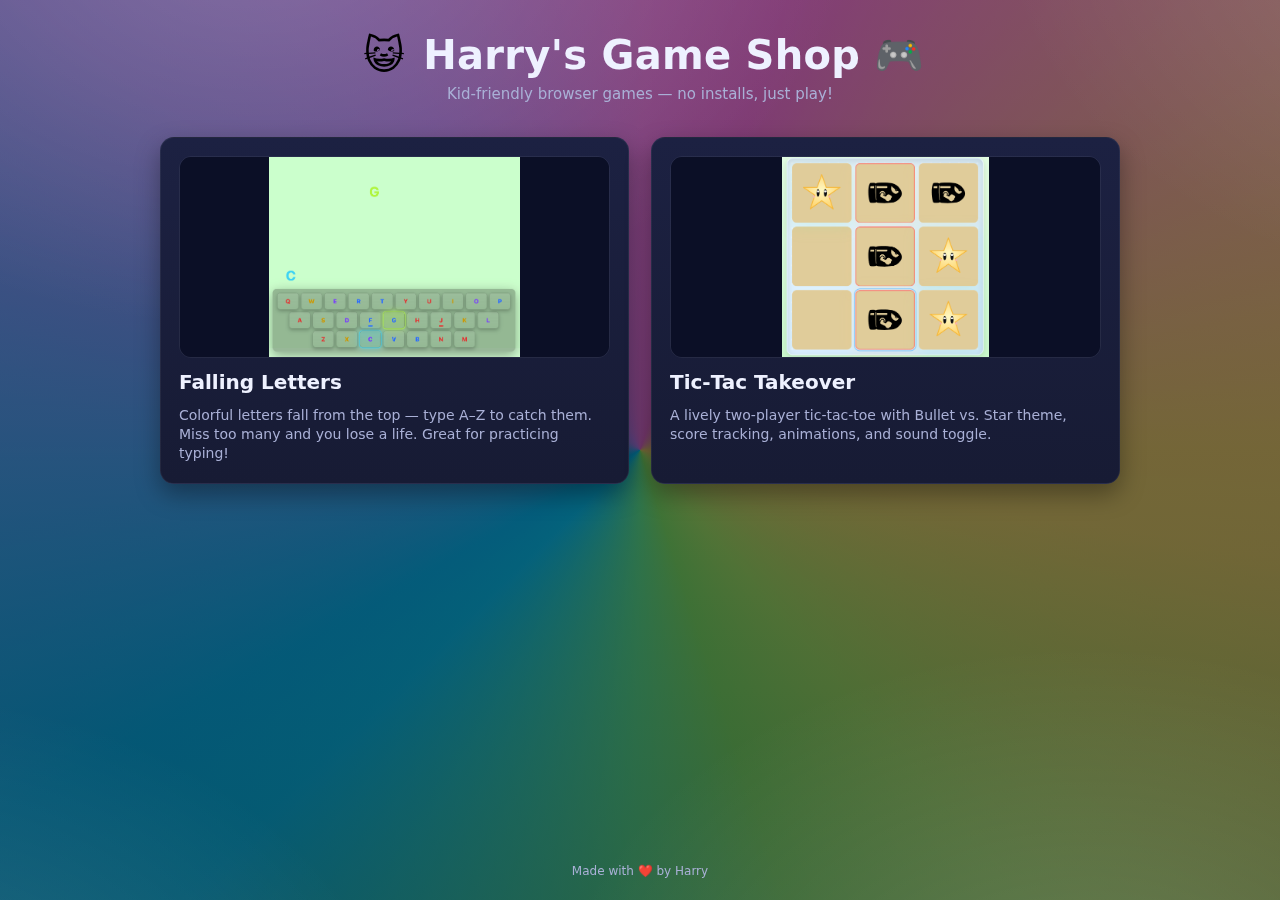
<file: index.html>
<!doctype html>
<html lang="en">
    <head>
        <meta charset="utf-8" />
        <meta name="viewport" content="width=device-width, initial-scale=1" />
        <title>Harry's Game Shop</title>
        <meta
            name="description"
            content="Harry's Game Shop — play Falling Letters and Tic‑Tac Takeover in your browser."
        />
        <style>
            :root {
                --bg: #0f1221;
                --panel: #171b34;
                --text: #eef1ff;
                --muted: #a9b0d6;
                --accent: #6aa7ff;
                --accent-2: #7cf7c9;
                --card: #1c2142;
                --card-hover: #232955;
                --shadow: 0 10px 25px rgba(0, 0, 0, 0.35);
                --radius: 14px;
            }
            * {
                box-sizing: border-box;
            }
            html,
            body {
                height: 100%;
            }
            body {
                margin: 0;
                font-family:
                    ui-sans-serif,
                    system-ui,
                    -apple-system,
                    Segoe UI,
                    Roboto,
                    "Helvetica Neue",
                    Arial,
                    "Noto Sans",
                    "Apple Color Emoji",
                    "Segoe UI Emoji";
                background: var(--bg);
                color: var(--text);
                display: grid;
                grid-template-rows: auto 1fr auto;
                gap: 24px;
                position: relative;
                overflow-x: hidden;
            }
            body::before {
                content: "";
                position: fixed;
                /* Expand beyond viewport to avoid corner gaps */
                inset: -25%;
                z-index: -1;
                background: conic-gradient(
                    from 0deg at 50% 50%,
                    #ff6ec7,
                    #ffd166,
                    #8cff66,
                    #00c2ff,
                    #a78bfa,
                    #ff6ec7
                );
                filter: saturate(1.1) brightness(1.05);
                /* Static (no motion) */
                transform: rotate(18deg) scale(1.35);
                transform-origin: 50% 50%;
            }
            /* Soft vignettes to keep content readable on top of colors */
            body::after {
                content: "";
                position: fixed;
                inset: 0;
                z-index: -1;
                pointer-events: none;
                background:
          /* Soften top-left */
                    radial-gradient(
                        1000px 700px at 20% -10%,
                        rgba(255, 255, 255, 0.2),
                        rgba(255, 255, 255, 0) 60%
                    ),
                    /* Soften bottom-right */
                        radial-gradient(
                            900px 650px at 85% 115%,
                            rgba(255, 255, 255, 0.16),
                            rgba(255, 255, 255, 0) 60%
                        ),
                    /* Soften top-right */
                        radial-gradient(
                            900px 650px at 120% -10%,
                            rgba(255, 255, 255, 0.14),
                            rgba(255, 255, 255, 0) 60%
                        ),
                    /* Soften bottom-left */
                        radial-gradient(
                            900px 650px at -10% 120%,
                            rgba(255, 255, 255, 0.14),
                            rgba(255, 255, 255, 0) 60%
                        ),
                    linear-gradient(
                        180deg,
                        rgba(7, 10, 24, 0.5),
                        rgba(7, 10, 24, 0.62)
                    );
            }
            /* No animations; motion removed for a calm feel */
            header {
                padding: 28px 20px 0;
                text-align: center;
            }
            h1 {
                margin: 4px 0 6px;
                font-size: clamp(28px, 4vw, 40px);
                letter-spacing: 0.3px;
            }
            .emoji-btn {
                appearance: none;
                background: none;
                border: none;
                padding: 0 4px;
                margin-left: 4px;
                cursor: pointer;
                font: inherit;
                line-height: 1;
                border-radius: 8px;
            }
            .emoji-btn:focus-visible {
                outline: 2px solid #fff;
                outline-offset: 2px;
            }
            .tagline {
                margin: 0;
                color: var(--muted);
                font-size: 15px;
            }
            main {
                max-width: 1000px;
                width: 100%;
                margin: 0 auto;
                padding: 10px 20px 24px;
            }
            .grid {
                display: grid;
                grid-template-columns: repeat(auto-fit, minmax(300px, 1fr));
                gap: 22px;
            }
            .card {
                background: linear-gradient(180deg, var(--card), var(--panel));
                border: 1px solid rgba(255, 255, 255, 0.06);
                border-radius: var(--radius);
                padding: 18px 18px 16px;
                box-shadow: var(--shadow);
                display: grid;
                align-content: start;
                gap: 12px;
                min-height: 180px;
                transition:
                    background 200ms ease,
                    box-shadow 120ms ease,
                    border-color 120ms ease;
            }
            .thumb {
                display: block;
                border-radius: 12px;
                overflow: hidden;
                border: 1px solid rgba(255, 255, 255, 0.06);
            }
            .thumb img {
                display: block;
                width: 100%;
                height: 200px;
                object-fit: contain;
                background: #0b0f26;
            }
            .card:hover {
                background: linear-gradient(
                    180deg,
                    var(--card-hover),
                    var(--panel)
                );
                box-shadow: 0 14px 30px rgba(0, 0, 0, 0.45);
                border-color: rgba(255, 255, 255, 0.1);
            }
            .card h2 {
                margin: 0;
                font-size: 20px;
            }
            .badges {
                display: flex;
                gap: 8px;
                flex-wrap: wrap;
            }
            .badge {
                display: inline-block;
                padding: 4px 10px;
                font-size: 12px;
                border-radius: 999px;
                color: #0b0d19;
                font-weight: 700;
                background: linear-gradient(90deg, #ffd166, #ff9f1a);
                border: 1px solid rgba(0, 0, 0, 0.08);
            }
            .badge.alt {
                background: linear-gradient(90deg, #7cf7c9, #6aa7ff);
            }
            .desc {
                color: var(--muted);
                margin: 0 0 4px;
                line-height: 1.35;
                font-size: 14px;
            }
            .actions {
                margin-top: 8px;
            }
            .btn {
                display: inline-block;
                background: linear-gradient(
                    90deg,
                    var(--accent),
                    var(--accent-2)
                );
                color: #0b0d19;
                text-decoration: none;
                font-weight: 700;
                padding: 10px 16px;
                border-radius: 999px;
                font-size: 14px;
                box-shadow: 0 6px 18px rgba(106, 167, 255, 0.35);
            }
            .btn:focus-visible {
                outline: 2px solid white;
                outline-offset: 2px;
            }
            footer {
                text-align: center;
                color: var(--muted);
                font-size: 12px;
                padding: 0 0 22px;
            }
        </style>
    </head>
    <body>
        <header>
            <h1>
                <button
                    id="cat-emoji"
                    class="emoji-btn"
                    aria-label="Meow! Play cat sound"
                    title="Meow!"
                >
                    😺
                </button>
                Harry's Game Shop 🎮
            </h1>
            <p class="tagline">
                Kid‑friendly browser games — no installs, just play!
            </p>
        </header>
        <main>
            <section class="grid" aria-label="Game list">
                <article class="card">
                    <a
                        class="thumb"
                        href="./falling-letters/"
                        aria-label="Play Falling Letters"
                    >
                        <img
                            src="img/falling-letters.png"
                            alt="Falling Letters — screenshot"
                        />
                    </a>
                    <h2>Falling Letters</h2>

                    <p class="desc">
                        Colorful letters fall from the top — type A–Z to catch
                        them. Miss too many and you lose a life. Great for
                        practicing typing!
                    </p>
                </article>

                <article class="card">
                    <a
                        class="thumb"
                        href="./tictac-takeover/"
                        aria-label="Play Tic‑Tac Takeover"
                    >
                        <img
                            src="img/tic-tack-takeover.png"
                            alt="Tic‑Tac Takeover — screenshot"
                        />
                    </a>
                    <h2>Tic‑Tac Takeover</h2>

                    <p class="desc">
                        A lively two‑player tic‑tac‑toe with Bullet vs. Star
                        theme, score tracking, animations, and sound toggle.
                    </p>
                </article>
            </section>
        </main>
        <footer>
            <span>Made with ❤️ by Harry</span>
        </footer>
        <script>
            (function () {
                const btn = document.getElementById("cat-emoji");
                if (!btn) return;
                const audio = new Audio("img/cat-sound.mp3");
                audio.preload = "auto";
                const play = () => {
                    try {
                        // Restart if clicked rapidly
                        audio.currentTime = 0;
                        const p = audio.play();
                        if (p && typeof p.catch === "function")
                            p.catch(() => {});
                    } catch (_) {}
                };
                btn.addEventListener("click", play);
                btn.addEventListener("keydown", (e) => {
                    if (e.key === "Enter" || e.key === " ") {
                        e.preventDefault();
                        play();
                    }
                });
            })();
        </script>
    </body>
</html>
</file>
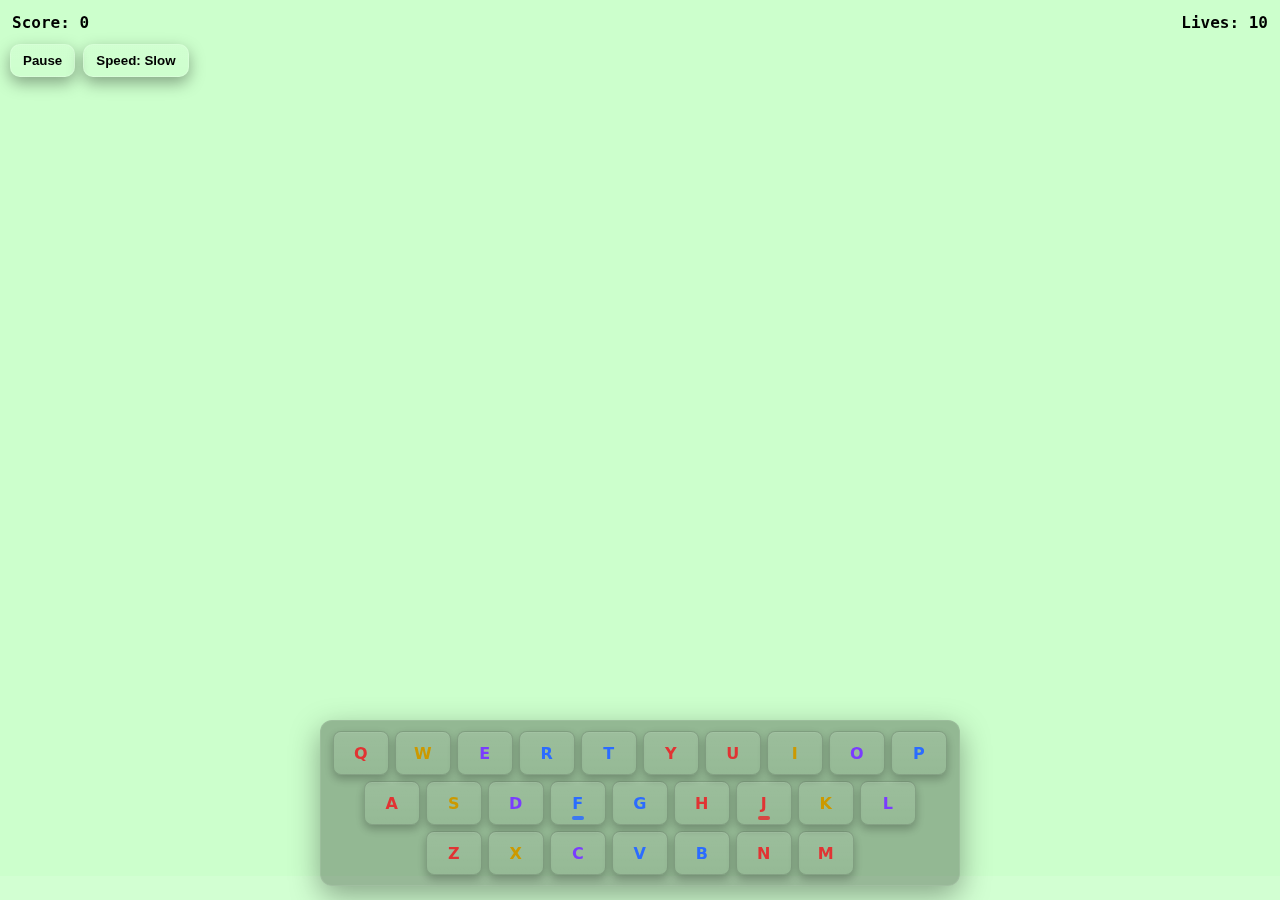
<file: falling-letters/index.html>
<!doctype html>
<html lang="en">
  <head>
    <meta charset="utf-8" />
    <meta name="viewport" content="width=device-width, initial-scale=1" />
    <title>Falling Letters — Typing Game</title>
    <link rel="stylesheet" href="styles.css" />
  </head>
  <body>
    <canvas id="game" aria-label="Typing game canvas" role="img"></canvas>
    <div id="controls" aria-hidden="false">
      <button id="pauseBtn" class="control-btn" type="button" aria-label="Pause or resume the game">Pause</button>
      <button id="speedBtn" class="control-btn" type="button" aria-label="Change falling speed">Speed: Normal</button>
    </div>
    <div id="keyboard" aria-hidden="false"></div>
    <script src="main.js"></script>
  </body>
  </html>
</file>
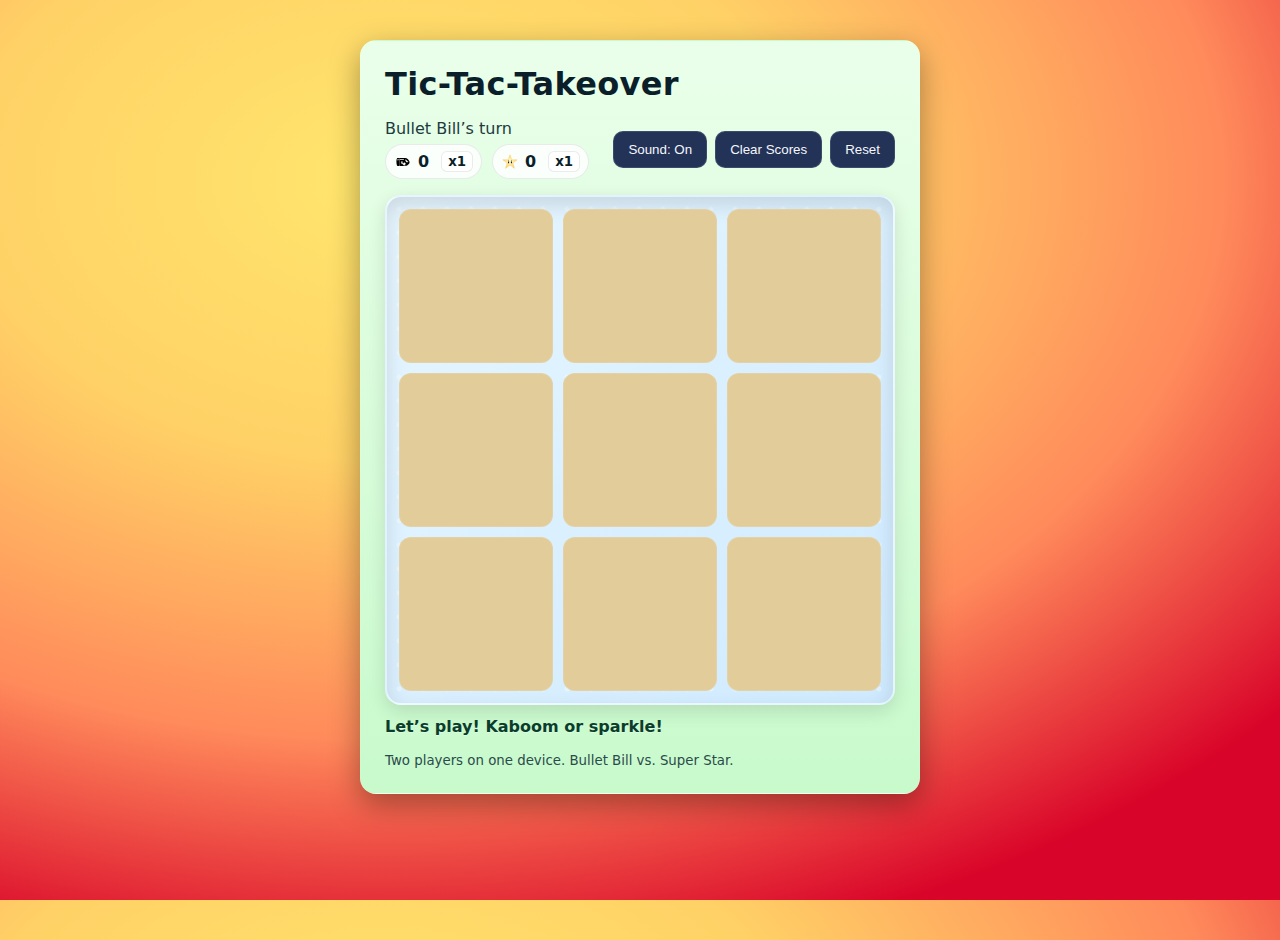
<file: tictac-takeover/index.html>
<!doctype html>
<html lang="en">
  <head>
    <meta charset="utf-8" />
    <meta name="viewport" content="width=device-width, initial-scale=1" />
    <title>Tic-Tac-Takeover</title>
    <link rel="stylesheet" href="styles.css" />
  </head>
  <body>
    <main class="container">
      <h1>Tic-Tac-Takeover</h1>
      <section class="controls">
        <div class="left">
          <div id="status" class="status" aria-live="polite">Bullet Bill’s turn</div>
          <div class="scores" aria-label="scores">
            <span class="score chip bullet"><span class="icon"></span> <span id="scoreBullet">0</span> <sup id="tokBullet" class="tok" title="Bullet Bill takeovers left">x1</sup></span>
            <span class="score chip star"><span class="icon"></span> <span id="scoreStar">0</span> <sup id="tokStar" class="tok" title="Super Star takeovers left">x1</sup></span>
          </div>
        </div>
        <div class="buttons">
          <button id="soundToggle" class="btn" type="button" aria-pressed="true">Sound: On</button>
          <button id="clearScores" class="btn" type="button" title="Set both scores to 0">Clear Scores</button>
          <button id="reset" class="btn" type="button">Reset</button>
        </div>
      </section>

      <section class="board" role="grid" aria-label="Tic Tac Toe board">
        <!-- 9 cells -->
        <button class="cell" role="gridcell" aria-label="cell 1" data-index="0"></button>
        <button class="cell" role="gridcell" aria-label="cell 2" data-index="1"></button>
        <button class="cell" role="gridcell" aria-label="cell 3" data-index="2"></button>
        <button class="cell" role="gridcell" aria-label="cell 4" data-index="3"></button>
        <button class="cell" role="gridcell" aria-label="cell 5" data-index="4"></button>
        <button class="cell" role="gridcell" aria-label="cell 6" data-index="5"></button>
        <button class="cell" role="gridcell" aria-label="cell 7" data-index="6"></button>
        <button class="cell" role="gridcell" aria-label="cell 8" data-index="7"></button>
        <button class="cell" role="gridcell" aria-label="cell 9" data-index="8"></button>
      </section>

      <div id="message" class="message" aria-live="polite">Let’s play! Kaboom or sparkle!</div>

      <footer class="footer">
        <small>Two players on one device. Bullet Bill vs. Super Star.</small>
      </footer>
    </main>

    <script src="app.js"></script>
  </body>
  </html>
</file>
<file: falling-letters/styles.css>
html, body {
  height: 100%;
}
body {
  margin: 0;
  background: #ccffcc; /* light green */
  color: #000; /* all text black */
  font-family: ui-sans-serif, system-ui, -apple-system, Segoe UI, Roboto, Helvetica, Arial, "Apple Color Emoji", "Segoe UI Emoji";
}

#game {
  width: 100vw;
  height: 100vh;
  display: block;
}

#keyboard {
  position: fixed;
  left: 50%;
  bottom: 14px;
  transform: translateX(-50%);
  display: grid;
  grid-auto-rows: min-content;
  gap: 6px;
  padding: 10px 12px;
  background: rgba(0, 0, 0, 0.28);
  border: 1px solid rgba(255, 255, 255, 0.08);
  border-radius: 12px;
  box-shadow: 0 10px 30px rgba(0,0,0,0.35);
  user-select: none;
}

.control-btn {
  appearance: none;
  border: 1px solid rgba(255,255,255,0.18);
  background: linear-gradient(180deg, rgba(255,255,255,0.1), rgba(255,255,255,0.04));
  color: #000;
  font-weight: 700;
  padding: 8px 12px;
  border-radius: 10px;
  cursor: pointer;
  box-shadow: 0 6px 16px rgba(0, 0, 0, 0.35);
}

#controls {
  position: fixed;
  top: 44px; /* below score HUD */
  left: 10px;
  display: flex;
  gap: 8px;
  z-index: 10;
}

.row {
  display: flex;
  gap: 6px;
  justify-content: center;
}

.key {
  min-width: 38px;
  height: 42px;
  padding: 0 8px;
  border-radius: 8px;
  background: linear-gradient(180deg, rgba(255,255,255,0.08), rgba(255,255,255,0.02));
  border: 1px solid rgba(0, 0, 0, 0.15);
  color: #000;
  text-align: center;
  font-weight: 800;
  letter-spacing: 0.5px;
  display: inline-flex;
  align-items: center;
  justify-content: center;
  box-shadow: inset 0 1px 0 rgba(255,255,255,0.08), 0 4px 10px rgba(0,0,0,0.25);
  transition: transform 120ms ease, box-shadow 120ms ease, background 200ms ease;
  position: relative; /* allow home-key bump */
  cursor: pointer;
  -webkit-user-select: none;
  user-select: none;
  touch-action: manipulation; /* faster taps on mobile */
}

.key.glow {
  box-shadow: 0 0 0 2px rgba(255, 235, 120, 0.7), 0 0 18px rgba(255, 213, 72, 0.85), inset 0 1px 0 rgba(255,255,255,0.15);
  background: linear-gradient(180deg, rgba(255, 234, 150, 0.3), rgba(255, 200, 80, 0.12));
}

.key.hit {
  transform: translateY(1px) scale(0.98);
  box-shadow: 0 0 0 2px rgba(120, 255, 182, 0.8), 0 0 20px rgba(120, 255, 182, 0.9);
  background: linear-gradient(180deg, rgba(120,255,182,0.28), rgba(60,200,150,0.18));
}

/* Finger color zones: color the letter glyphs, not the key background */
.key.color-red { color: #e13333; }
.key.color-yellow { color: #cc9900; }
.key.color-purple { color: #7a3cff; }
.key.color-blue { color: #2b6cff; }

/* Make F and J special: add a small tactile bump indicator */
.key.home-key::after {
  content: '';
  position: absolute;
  bottom: 4px;
  left: 50%;
  transform: translateX(-50%);
  width: 12px;
  height: 4px;
  background: currentColor; /* uses the per-finger text color */
  border-radius: 3px;
  opacity: 0.85;
}

#overlay {
  position: fixed;
  inset: 0;
  display: grid;
  place-items: center;
  background: rgba(0, 0, 0, 0.45);
}

#overlay.hidden {
  display: none;
}

#overlay .panel {
  background: rgba(255, 255, 255, 0.9);
  border: 1px solid rgba(0, 0, 0, 0.1);
  border-radius: 16px;
  padding: 28px 24px;
  width: min(520px, 90vw);
  box-shadow: 0 12px 40px rgba(0, 0, 0, 0.5);
  text-align: center;
}

#overlay h1 {
  margin: 0 0 8px 0;
  font-size: 32px;
}

#overlay p {
  margin: 0 0 12px 0;
  color: #000;
}

#overlay ul {
  margin: 0 0 16px 0;
  padding: 0 0 0 20px;
  text-align: left;
}

#startBtn {
  appearance: none;
  border: 0;
  background: linear-gradient(180deg, #4aa8ff, #2e79ff);
  color: #000;
  font-weight: 700;
  padding: 10px 16px;
  border-radius: 10px;
  cursor: pointer;
  box-shadow: 0 6px 16px rgba(46, 121, 255, 0.4);
}
#startBtn:active {
  transform: translateY(1px);
}
</file>
<file: tictac-takeover/styles.css>
:root {
  --bg: #0e1013;
  --panel: #14203a;
  --text: #f5f7fb;
  --muted: #aab4c3;
  --accent: #7cc6ff;
  --bullet: #ffd166;
  --star: #7bd88f;
  --win: #ff6b6b;
}

* {
  box-sizing: border-box;
}

html,
body {
  height: 100%;
}

body {
  margin: 0;
  font-family: ui-sans-serif, system-ui, -apple-system, Segoe UI, Roboto, Helvetica, Arial, "Apple Color Emoji", "Segoe UI Emoji";
  background: radial-gradient(1200px 800px at 30% 20%, #ffe66d 0%, #ffd166 35%, #ff8a5b 70%, #d90429 100%);
  color: var(--text);
}

.container {
  max-width: 560px;
  margin: 40px auto;
  padding: 24px;
  background: linear-gradient(180deg, #eaffea 0%, #c8facc 100%);
  color: #0e2430;
  border: 1px solid rgba(255, 255, 255, 0.06);
  border-radius: 16px;
  box-shadow: 0 10px 30px rgba(0, 0, 0, 0.35);
}

h1 {
  margin: 0 0 16px;
  font-weight: 700;
  letter-spacing: 0.3px;
  color: #0a1f2a;
}

.status {
  font-size: 1rem;
  color: #1d3b40;
}

.controls {
  display: flex;
  align-items: center;
  justify-content: space-between;
  margin-bottom: 16px;
  gap: 12px;
}

.controls .left {
  display: flex;
  flex-direction: column;
  gap: 6px;
}

.buttons {
  display: flex;
  gap: 8px;
}

.btn {
  background: #233257;
  color: var(--text);
  border: 1px solid rgba(255, 255, 255, 0.12);
  padding: 10px 14px;
  border-radius: 10px;
  cursor: pointer;
}

.btn:hover {
  background: #2a3a66;
  transform: translateY(-1px);
}

.hidden {
  display: none;
}

.scores {
  display: flex;
  gap: 10px;
  align-items: center;
}

.chip {
  display: inline-flex;
  align-items: center;
  gap: 6px;
  padding: 6px 8px;
  border-radius: 999px;
  background: rgba(255, 255, 255, 0.85);
  color: #0e2430;
  border: 1px solid rgba(0, 0, 0, 0.08);
}

.chip .icon {
  width: 18px;
  height: 18px;
  display: inline-block;
  background-size: cover;
  background-position: center;
}

.chip.bullet .icon {
  background-image: url('assets/bullet.svg');
}

.chip.star .icon {
  background-image: url('assets/star.svg');
}

/* Score numbers: bold and high-contrast */
.scores #scoreBullet, .scores #scoreStar { font-weight: 800; color: #0a1f2a; }

/* Takeover tokens */
.tok { font-weight: 800; color: #0a1f2a; background: rgba(255,255,255,0.85); border-radius: 6px; padding: 2px 6px; margin-left: 6px; border: 1px solid rgba(0,0,0,0.08); }

.board {
  display: grid;
  grid-template-columns: repeat(3, 1fr);
  gap: 10px;
  padding: 12px;
  background:
    radial-gradient(circle at 12px 12px, rgba(255, 255, 255, 0.35) 2px, transparent 3px),
    linear-gradient(135deg, #e6f6ff 0%, #cfeaff 100%);
  background-size: 24px 24px, 100% 100%;
  border: 2px solid rgba(255, 255, 255, 0.35);
  border-radius: 16px;
  box-shadow: inset 0 8px 20px rgba(0, 0, 0, 0.12), 0 6px 18px rgba(0, 0, 0, 0.12);
}

.cell {
  width: 100%;
  aspect-ratio: 1 / 1;
  background: #e1cc9a;
  border: 1px solid rgba(255, 255, 255, 0.12);
  border-radius: 12px;
  display: grid;
  place-items: center;
  color: var(--text);
  cursor: pointer;
  transition: transform 120ms ease, background 150ms ease, border-color 150ms ease;
  background-repeat: no-repeat;
  background-position: center;
  background-size: 78%;
}

.cell:hover {
  transform: translateY(-2px);
  background: #3b82f6; /* normal blue */
  border-color: rgba(0, 0, 0, 0.15);
}

.cell:focus {
  outline: 2px solid var(--accent);
  outline-offset: 2px;
}

/* Themed icons */
.cell[data-mark="bullet"] {
  background-image: url('assets/bullet.svg');
  filter: drop-shadow(0 10px 18px rgba(255, 209, 102, 0.18));
}

.cell[data-mark="star"] {
  background-image: url('assets/star.svg');
  filter: drop-shadow(0 10px 18px rgba(123, 216, 143, 0.18));
}

.cell.win {
  border-color: var(--win);
  box-shadow: 0 0 0 2px color-mix(in oklab, var(--win) 30%, transparent 70%) inset;
}

.footer {
  margin-top: 14px;
  color: #2b4b4b;
}

/* Kid-friendly fun */
.message {
  margin-top: 12px;
  font-weight: 700;
  color: #0b3d2c;
  text-shadow: 0 1px 0 rgba(255, 255, 255, 0.4);
}

@keyframes popIn {
  0% {
    transform: scale(0.6) rotate(-6deg);
  }

  70% {
    transform: scale(1.08) rotate(3deg);
  }

  100% {
    transform: scale(1) rotate(0);
  }
}

.cell.placed-bullet {
  animation: popIn 220ms ease-out;
}

.cell.placed-star {
  animation: popIn 220ms ease-out;
}

@keyframes shake {

  0%,
  100% {
    transform: translateX(0);
  }

  20% {
    transform: translateX(-3px);
  }

  40% {
    transform: translateX(3px);
  }

  60% {
    transform: translateX(-2px);
  }

  80% {
    transform: translateX(2px);
  }
}

.board.draw-shake {
  animation: shake 400ms ease-in-out;
}

.confetti-canvas {
  position: fixed;
  inset: 0;
  pointer-events: none;
  z-index: 100;
}

@media (max-width: 520px) {
  .container {
    margin: 16px;
    padding: 16px;
  }
}

/* Small-screen tweaks (phones) */
@media (max-width: 480px) {
  .controls { flex-direction: column; align-items: stretch; gap: 10px; }
  .controls .left { align-items: flex-start; }
  .scores { flex-wrap: wrap; row-gap: 6px; }
  .buttons { flex-wrap: wrap; }
  .buttons .btn { flex: 1 1 48%; min-width: 120px; }
}
</file>
